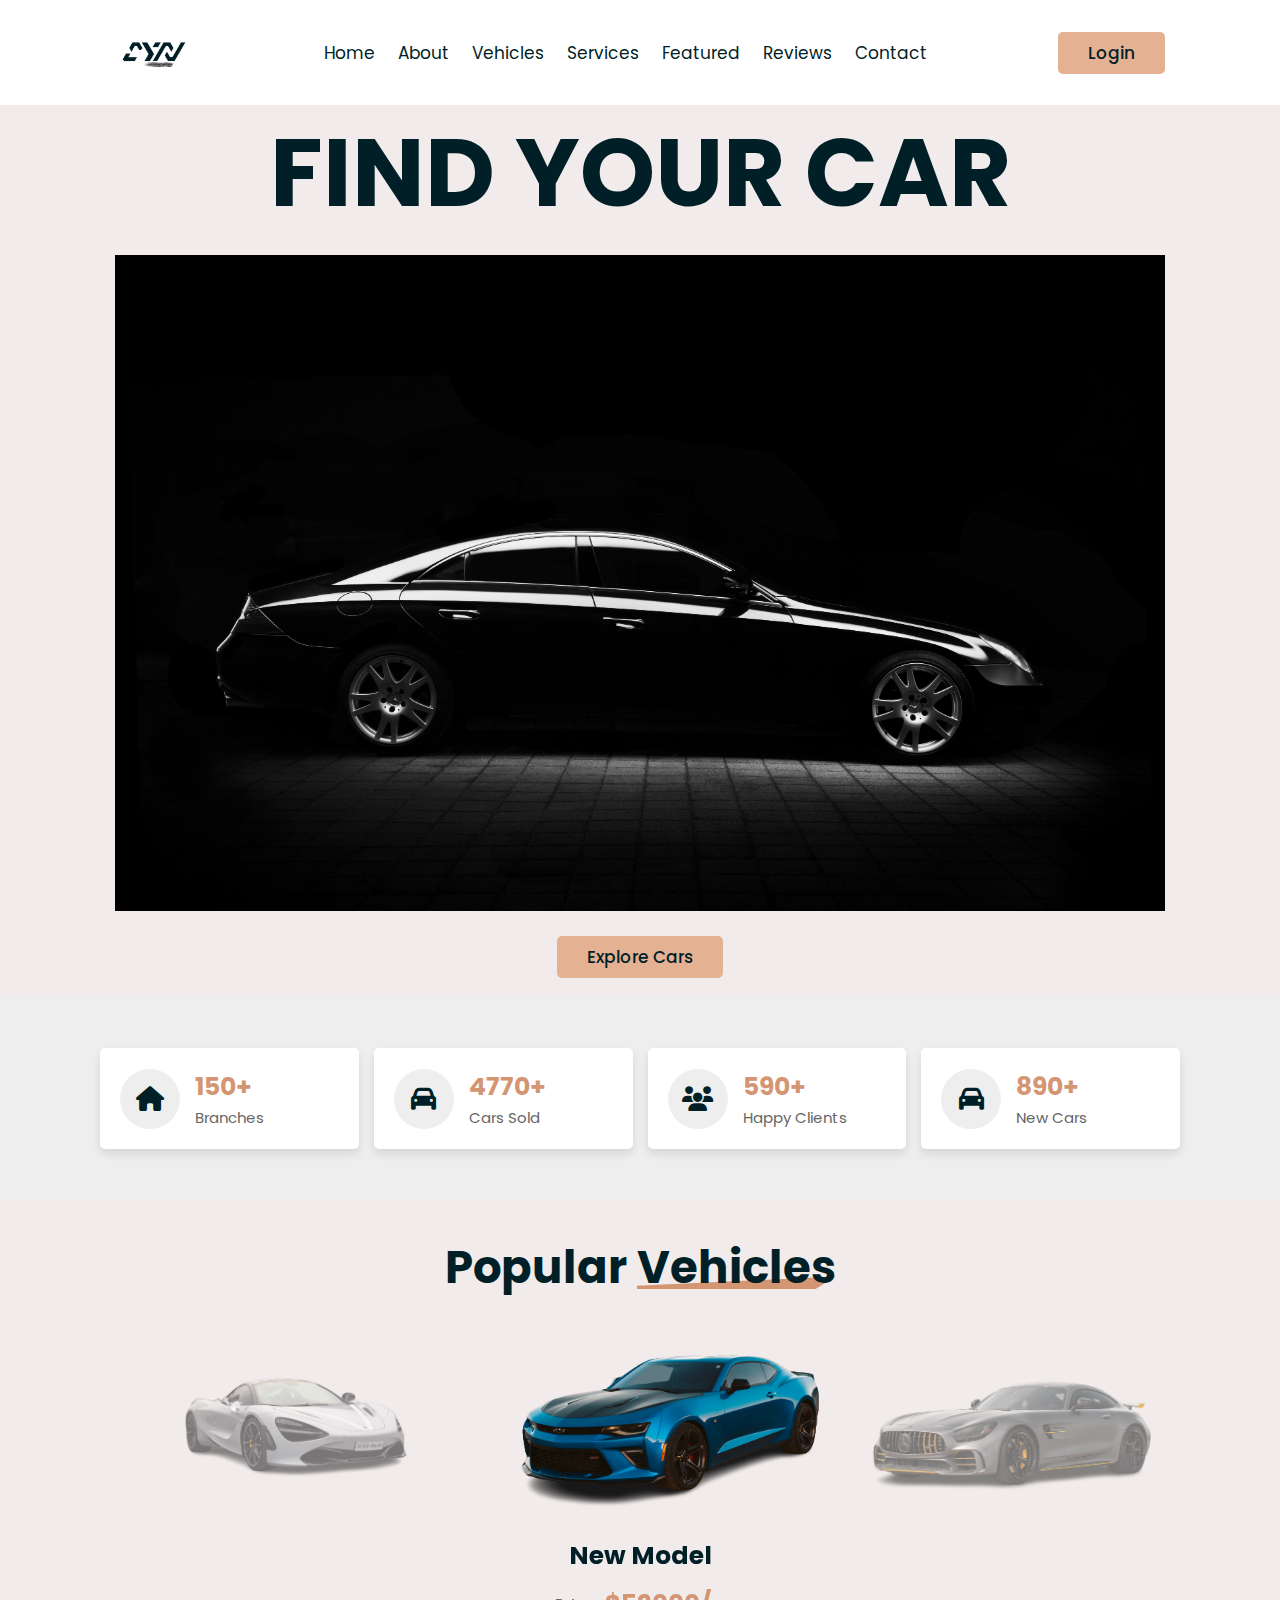
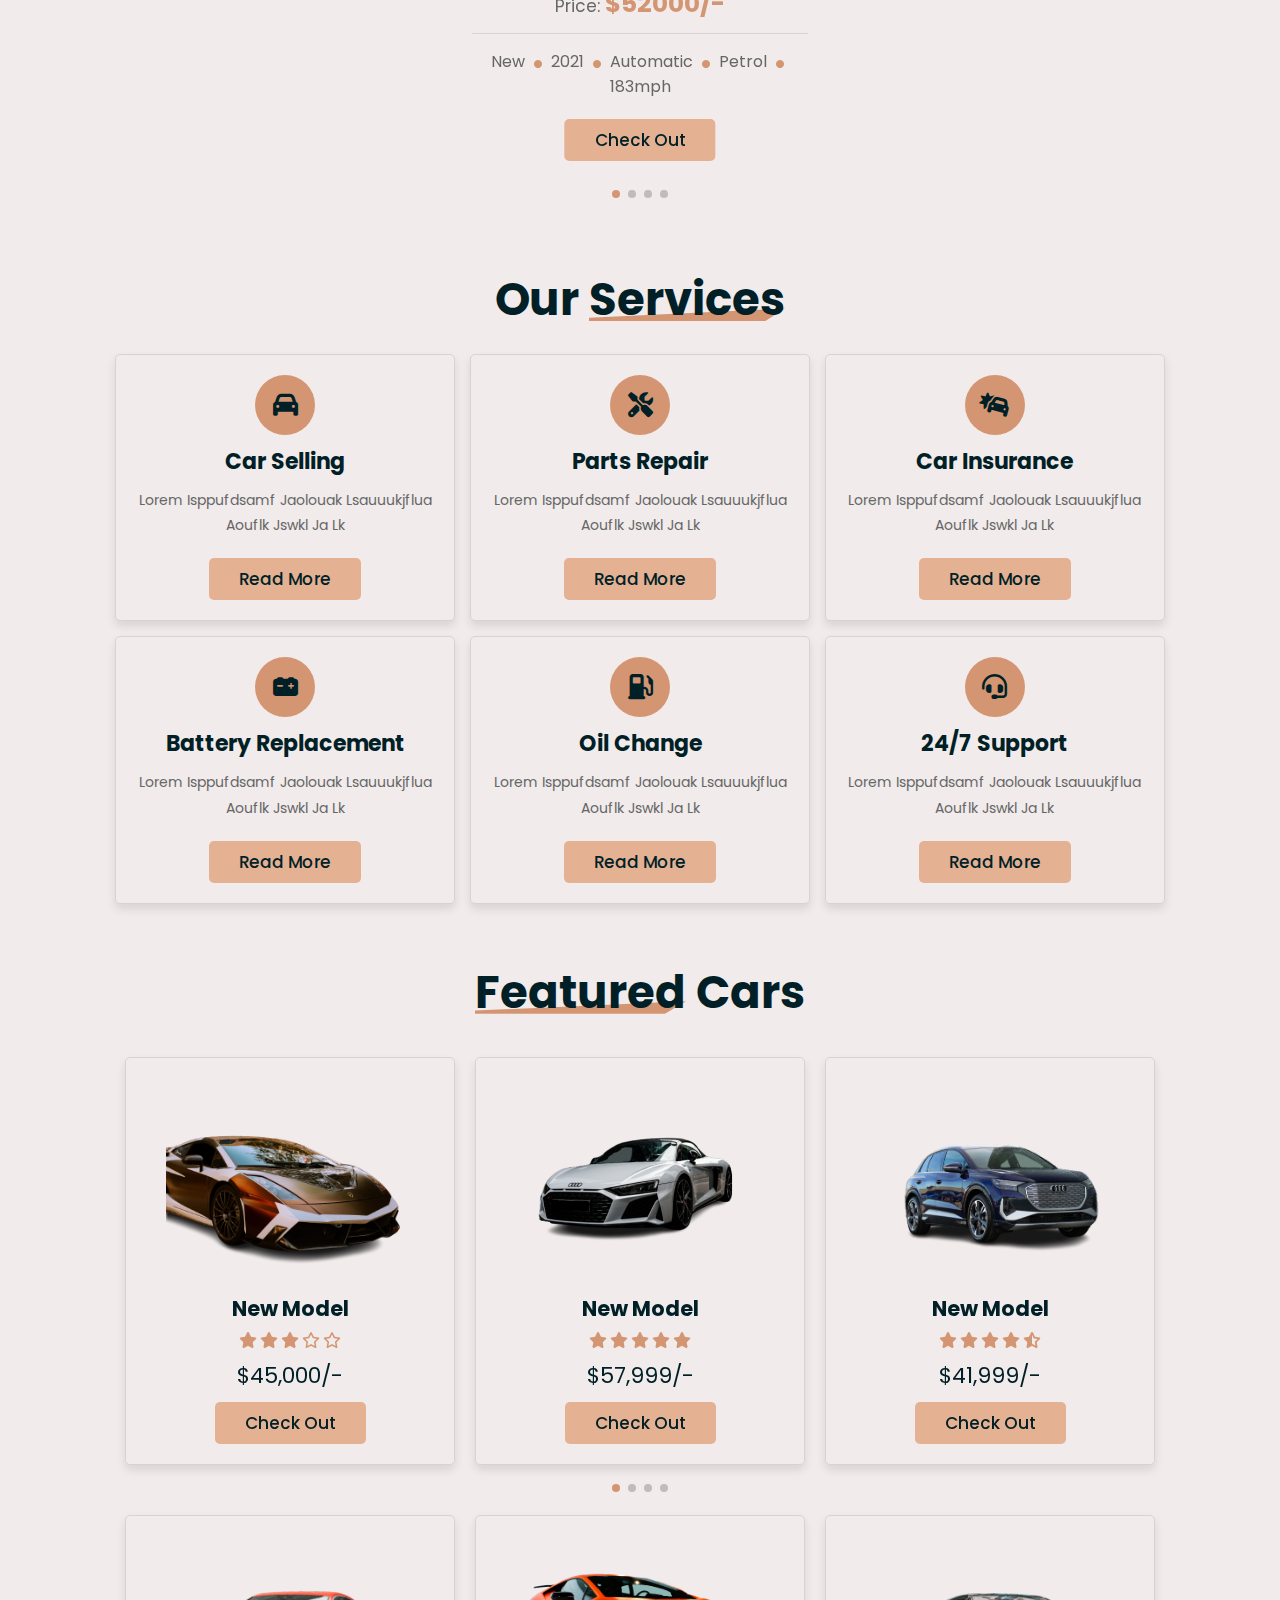
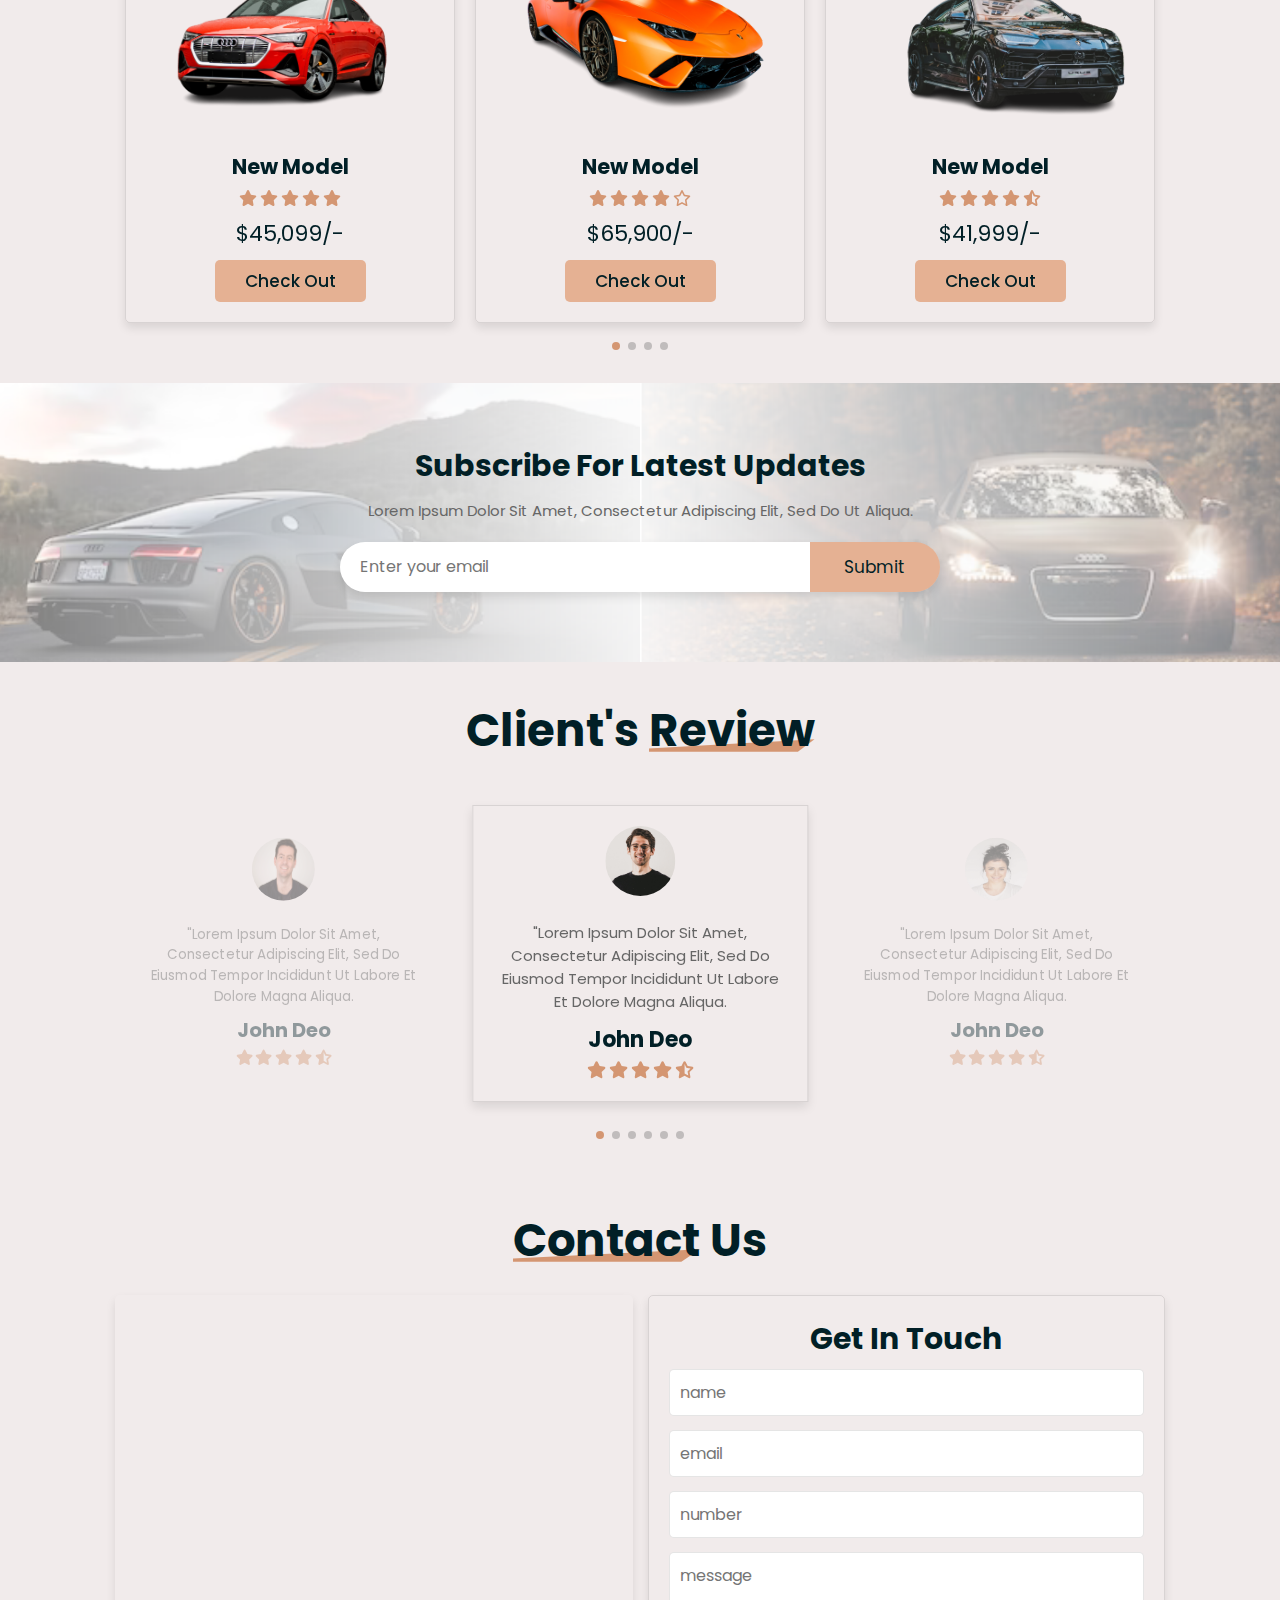
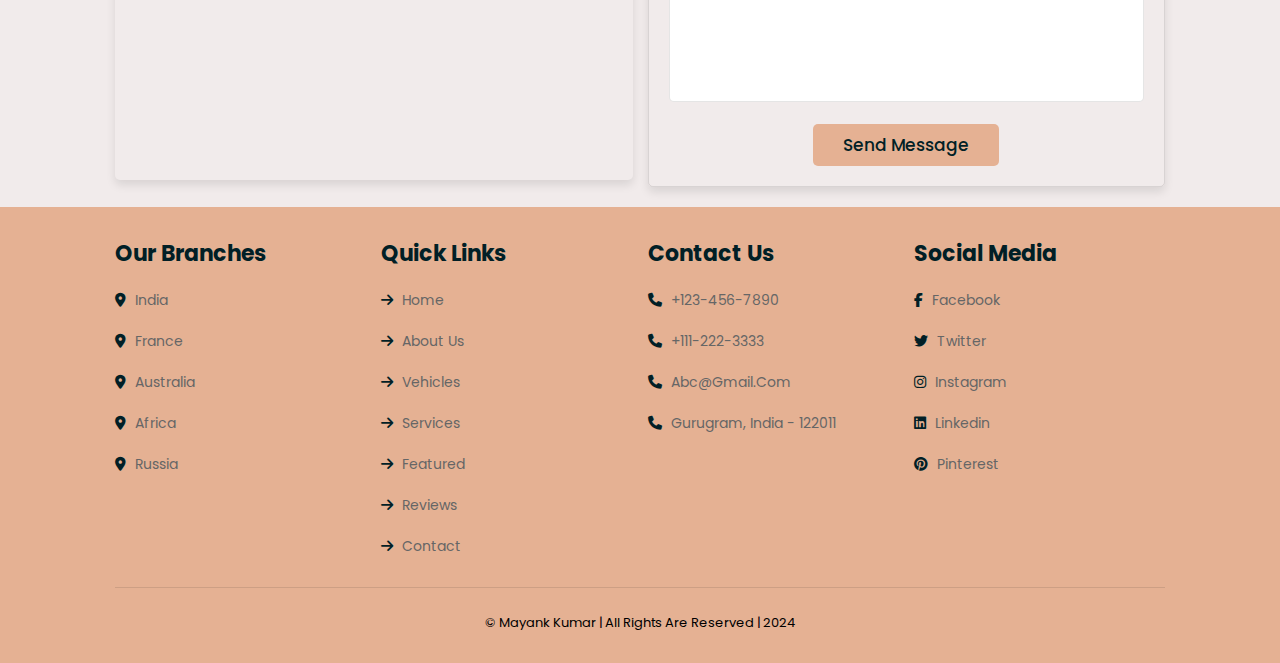
<file: index.html>
<!DOCTYPE html>
<html lang="en">

<head>
    <meta charset="UTF-8">
    <meta http-equiv="X-UA-Compatible" content="IE=edge">
    <meta name="viewport" content="width=device-width, initial-scale=1.0">
    <title>CYN - Buy your dream Car</title>

    <!-- Using Swiperjs for Slidebar -->

    <link rel="stylesheet" href="https://cdn.jsdelivr.net/npm/swiper@11/swiper-bundle.min.css" />

    <!-- Font Awesome cdn link -->
    <link rel="stylesheet" href="https://cdnjs.cloudflare.com/ajax/libs/font-awesome/6.4.2/css/all.min.css">

    <link rel="stylesheet" href="style.css">

</head>

<body>
    <!--Header Section Starts-->

    <header class="header">

        <div id="menu-btn" class="fas fa-bars"></div>

        <!-- <a href="#" class="logo"> <span>aaa</span> bbb </a> -->

        <div class="logo">
            <a href="#home"><img class="logo-img" src="./assets/images/logo1.png" alt="logo"></a>
        </div>

        <nav class="navbar">
            <a href="#home">home</a>
            <a href="https://mayank-kumar7.github.io/About-Page_Car-Selling-Web/">about</a>
            <a href="#vehicles">vehicles</a>
            <a href="#services">services</a>
            <a href="#featured">featured</a>
            <a href="#reviews">reviews</a>
            <a href="#contact">contact</a>
        </nav>

        <div id="login-btn">
            <button class="btn">login</button>
            <i class="far fa-user"></i>
        </div>

    </header>

    <!--Header Section Ends-->


    <!-- Login Form -->

    <div class="login-form-container">

        <span class="fas fa-times" id="close-login-form"></span>

        <form action="">
            <h3>user login</h3>
            <input type="email" placeholder="email" class="box">
            <input type="password" placeholder="password" class="box">
            <p>forget your password <a href="#">click here</a></p>
            <input type="submit" value="login now" class="btn">
            <p>or login with</p>
            <div class="buttons">
                <a href="#" class="btn">google</a>
                <a href="#" class="btn">facebook</a>
            </div>
            <p>don't have an account? <a href="#">create one</a></p>
        </form>

    </div>

    <!-- Home section starts -->

    <section class="home" id="home">

        <h1 class="home-parallax" data-speed="-1">find your car</h1>
        <img class="home-parallax" data-speed="1" src="./assets/images/car1.jpg" alt="" />
        <a href="#vehicles" class="btn home-parallax" data-speed="2"> explore cars </a>

    </section>

    <!-- Home section ends -->


    <!-- Icons section starts -->

    <sction class="icons-container">

        <div class="icons">
            <i class="fas fa-home"></i>
            <div class="content">
                <h3>150+</h3>
                <p>branches</p>
            </div>
        </div>

        <div class="icons">
            <i class="fas fa-car"></i>
            <div class="content">
                <h3>4770+</h3>
                <p>cars sold</p>
            </div>
        </div>

        <div class="icons">
            <i class="fas fa-users"></i>
            <div class="content">
                <h3>590+</h3>
                <p>happy clients</p>
            </div>
        </div>

        <div class="icons">
            <i class="fas fa-car"></i>
            <div class="content">
                <h3>890+</h3>
                <p>new cars</p>
            </div>
        </div>

    </sction>

    <!-- Icons section starts -->



    <!-- Vehicles section starts -->

    <section class="vehicles" id="vehicles">

        <h1 class="heading"> popular <span>vehicles</span> </h1>

        <div class="swiper vehicles-slider">

            <div class="swiper-wrapper">

                <div class="swiper-slide box">
                    <img src="./assets/images/car2.png" alt="" />
                    <div class="content">
                        <h3>new model</h3>
                        <div class="price"> <span>price: </span> $52000/- </div>
                        <p>
                            new
                            <span class="fas fa-circle"></span> 2021
                            <span class="fas fa-circle"></span> automatic
                            <span class="fas fa-circle"></span> petrol
                            <span class="fas fa-circle"></span> 183mph
                        </p>
                        <a href="#" class="btn">check out</a>
                    </div>
                </div>

                <div class="swiper-slide box">
                    <img src="./assets/images/car3.png" alt="" />
                    <div class="content">
                        <h3>new model</h3>
                        <div class="price"> <span>price: </span> $65000/- </div>
                        <p>
                            new
                            <span class="fas fa-circle"></span> 2021
                            <span class="fas fa-circle"></span> automatic
                            <span class="fas fa-circle"></span> petrol
                            <span class="fas fa-circle"></span> 146mph
                        </p>
                        <a href="#" class="btn">check out</a>
                    </div>
                </div>

                <div class="swiper-slide box">
                    <img src="./assets/images/car6.png" alt="" />
                    <div class="content">
                        <h3>new model</h3>
                        <div class="price"> <span>price: </span> $45000/- </div>
                        <p>
                            new
                            <span class="fas fa-circle"></span> 2020
                            <span class="fas fa-circle"></span> automatic
                            <span class="fas fa-circle"></span> petrol
                            <span class="fas fa-circle"></span> 180mph
                        </p>
                        <a href="#" class="btn">check out</a>
                    </div>
                </div>

                <div class="swiper-slide box">
                    <img src="./assets/images/car5.png" alt="" />
                    <div class="content">
                        <h3>new model</h3>
                        <div class="price"> <span>price: </span> $61000/- </div>
                        <p>
                            new
                            <span class="fas fa-circle"></span> 2022
                            <span class="fas fa-circle"></span> automatic
                            <span class="fas fa-circle"></span> petrol
                            <span class="fas fa-circle"></span> 175mph
                        </p>
                        <a href="#" class="btn">check out</a>
                    </div>
                </div>

            </div>

            <div class="swiper-pagination"></div>

        </div>

    </section>

    <!-- Vehicles section ends -->


    <!-- Services section starts -->

    <section class="services" id="services">

        <h1 class="heading"> our <span>services</span> </h1>

        <div class="box-container">

            <div class="box">
                <i class="fas fa-car"></i>
                <h3>car selling</h3>
                <p>lorem isppufdsamf jaolouak lsauuukjflua aouflk jswkl ja lk</p>
                <a href="#" class="btn">read more</a>
            </div>

            <div class="box">
                <i class="fas fa-tools"></i>
                <h3>parts repair</h3>
                <p>lorem isppufdsamf jaolouak lsauuukjflua aouflk jswkl ja lk</p>
                <a href="#" class="btn">read more</a>
            </div>

            <div class="box">
                <i class="fas fa-car-crash"></i>
                <h3>car insurance</h3>
                <p>lorem isppufdsamf jaolouak lsauuukjflua aouflk jswkl ja lk</p>
                <a href="#" class="btn">read more</a>
            </div>

            <div class="box">
                <i class="fas fa-car-battery"></i>
                <h3>battery replacement</h3>
                <p>lorem isppufdsamf jaolouak lsauuukjflua aouflk jswkl ja lk</p>
                <a href="#" class="btn">read more</a>
            </div>

            <div class="box">
                <i class="fas fa-gas-pump"></i>
                <h3>oil change</h3>
                <p>lorem isppufdsamf jaolouak lsauuukjflua aouflk jswkl ja lk</p>
                <a href="#" class="btn">read more</a>
            </div>

            <div class="box">
                <i class="fas fa-headset"></i>
                <h3>24/7 support</h3>
                <p>lorem isppufdsamf jaolouak lsauuukjflua aouflk jswkl ja lk</p>
                <a href="#" class="btn">read more</a>
            </div>

        </div>

    </section>

    <!-- Services section ends -->


    <!-- Featured section starts -->

    <section class="featured" id="featured">

        <h1 class="heading"> <span>featured</span> cars </h1>

        <div class="swiper featured-slider">

            <div class="swiper-wrapper">

                <div class="swiper-slide box">
                    <img src="./assets/images/Fcar1.png" alt="">
                    <h3>new model</h3>
                    <div class="stars">
                        <i class="fas fa-star"></i>
                        <i class="fas fa-star"></i>
                        <i class="fas fa-star"></i>
                        <i class="fas fa-star"></i>
                        <i class="fas fa-star"></i>
                    </div>
                    <div class="price">$57,999/-</div>
                    <a href="#" class="btn">check out</a>
                </div>

                <div class="swiper-slide box">
                    <img src="./assets/images/Fcar9.png" alt="">
                    <h3>new model</h3>
                    <div class="stars">
                        <i class="fas fa-star"></i>
                        <i class="fas fa-star"></i>
                        <i class="fas fa-star"></i>
                        <i class="fas fa-star"></i>
                        <i class="fas fa-star-half-alt"></i>
                    </div>
                    <div class="price">$41,999/-</div>
                    <a href="#" class="btn">check out</a>
                </div>

                <div class="swiper-slide box">
                    <img src="./assets/images/Fcar3.png" alt="">
                    <h3>new model</h3>
                    <div class="stars">
                        <i class="fas fa-star"></i>
                        <i class="fas fa-star"></i>
                        <i class="fas fa-star"></i>
                        <i class="fas fa-star"></i>
                        <i class="far fa-star"></i>
                    </div>
                    <div class="price">$52,999/-</div>
                    <a href="#" class="btn">check out</a>
                </div>

                <div class="swiper-slide box">
                    <img src="./assets/images/Fcar4.png" alt="">
                    <h3>new model</h3>
                    <div class="stars">
                        <i class="fas fa-star"></i>
                        <i class="fas fa-star"></i>
                        <i class="fas fa-star"></i>
                        <i class="far fa-star"></i>
                        <i class="far fa-star"></i>
                    </div>
                    <div class="price">$45,000/-</div>
                    <a href="#" class="btn">check out</a>
                </div>

            </div>

            <div class="swiper-pagination"></div>

        </div>

        <div class="swiper featured-slider">

            <div class="swiper-wrapper">

                <div class="swiper-slide box">
                    <img src="./assets/images/Fcar5.png" alt="">
                    <h3>new model</h3>
                    <div class="stars">
                        <i class="fas fa-star"></i>
                        <i class="fas fa-star"></i>
                        <i class="fas fa-star"></i>
                        <i class="fas fa-star"></i>
                        <i class="far fa-star"></i>
                    </div>
                    <div class="price">$65,900/-</div>
                    <a href="#" class="btn">check out</a>
                </div>

                <div class="swiper-slide box">
                    <img src="./assets/images/Fcar6.png" alt="">
                    <h3>new model</h3>
                    <div class="stars">
                        <i class="fas fa-star"></i>
                        <i class="fas fa-star"></i>
                        <i class="fas fa-star"></i>
                        <i class="fas fa-star"></i>
                        <i class="fas fa-star-half-alt"></i>
                    </div>
                    <div class="price">$41,999/-</div>
                    <a href="#" class="btn">check out</a>
                </div>

                <div class="swiper-slide box">
                    <img src="./assets/images/Fcar10.png" alt="">
                    <h3>new model</h3>
                    <div class="stars">
                        <i class="fas fa-star"></i>
                        <i class="fas fa-star"></i>
                        <i class="fas fa-star"></i>
                        <i class="fas fa-star"></i>
                        <i class="fas fa-star-half-alt"></i>
                    </div>
                    <div class="price">$35,999/-</div>
                    <a href="#" class="btn">check out</a>
                </div>

                <div class="swiper-slide box">
                    <img src="./assets/images/Fcar8.png" alt="">
                    <h3>new model</h3>
                    <div class="stars">
                        <i class="fas fa-star"></i>
                        <i class="fas fa-star"></i>
                        <i class="fas fa-star"></i>
                        <i class="fas fa-star"></i>
                        <i class="fas fa-star"></i>
                    </div>
                    <div class="price">$45,099/-</div>
                    <a href="#" class="btn">check out</a>
                </div>

            </div>

            <div class="swiper-pagination"></div>

        </div>

    </section>

    <!-- Featured section ends -->


    <!-- Newsletter Section starts -->

    <section class="newsletter">

        <h3>Subscribe for latest updates</h3>

        <p>Lorem ipsum dolor sit amet, consectetur adipiscing elit, sed do ut aliqua.</p>

        <form action="">
            <input type="email" placeholder="Enter your email" name="" id="">
            <input type="submit" class="subscribe" name="" id="">
        </form>
    </section>
    <!-- Newsletter Section ends -->


    <!-- Review Section Starts -->

    <section class="reviews" id="reviews">

        <h1 class="heading"> client's <span>review</span> </h1>

        <div class="swiper reviews-slider">

            <div class="swiper-wrapper">

                <div class="swiper-slide box">
                    <img src="./assets/images/client1.jpg" alt="">
                    <div class="content">
                        <p>"Lorem ipsum dolor sit amet, consectetur adipiscing elit, sed do
                            eiusmod tempor incididunt ut labore et dolore magna aliqua.</p>
                        <h3>John Deo</h3>
                        <div class="stars">
                            <i class="fas fa-star"></i>
                            <i class="fas fa-star"></i>
                            <i class="fas fa-star"></i>
                            <i class="fas fa-star"></i>
                            <i class="fas fa-star-half-alt"></i>
                        </div>
                    </div>
                </div>

                <div class="swiper-slide box">
                    <img src="./assets/images/client4.jpg" alt="">
                    <div class="content">
                        <p>"Lorem ipsum dolor sit amet, consectetur adipiscing elit, sed do
                            eiusmod tempor incididunt ut labore et dolore magna aliqua.</p>
                        <h3>John Deo</h3>
                        <div class="stars">
                            <i class="fas fa-star"></i>
                            <i class="fas fa-star"></i>
                            <i class="fas fa-star"></i>
                            <i class="fas fa-star"></i>
                            <i class="fas fa-star-half-alt"></i>
                        </div>
                    </div>
                </div>

                <div class="swiper-slide box">
                    <img src="./assets/images/client6.jpg" alt="">
                    <div class="content">
                        <p>"Lorem ipsum dolor sit amet, consectetur adipiscing elit, sed do
                            eiusmod tempor incididunt ut labore et dolore magna aliqua.</p>
                        <h3>John Deo</h3>
                        <div class="stars">
                            <i class="fas fa-star"></i>
                            <i class="fas fa-star"></i>
                            <i class="fas fa-star"></i>
                            <i class="fas fa-star"></i>
                            <i class="fas fa-star-half-alt"></i>
                        </div>
                    </div>
                </div>

                <div class="swiper-slide box">
                    <img src="./assets/images/client3.jpg" alt="">
                    <div class="content">
                        <p>"Lorem ipsum dolor sit amet, consectetur adipiscing elit, sed do
                            eiusmod tempor incididunt ut labore et dolore magna aliqua.</p>
                        <h3>John Deo</h3>
                        <div class="stars">
                            <i class="fas fa-star"></i>
                            <i class="fas fa-star"></i>
                            <i class="fas fa-star"></i>
                            <i class="fas fa-star"></i>
                            <i class="fas fa-star-half-alt"></i>
                        </div>
                    </div>
                </div>

                <div class="swiper-slide box">
                    <img src="./assets/images/client5.jpg" alt="">
                    <div class="content">
                        <p>"Lorem ipsum dolor sit amet, consectetur adipiscing elit, sed do
                            eiusmod tempor incididunt ut labore et dolore magna aliqua.</p>
                        <h3>John Deo</h3>
                        <div class="stars">
                            <i class="fas fa-star"></i>
                            <i class="fas fa-star"></i>
                            <i class="fas fa-star"></i>
                            <i class="fas fa-star"></i>
                            <i class="fas fa-star-half-alt"></i>
                        </div>
                    </div>
                </div>

                <div class="swiper-slide box">
                    <img src="./assets/images/client2.jpg" alt="">
                    <div class="content">
                        <p>"Lorem ipsum dolor sit amet, consectetur adipiscing elit, sed do
                            eiusmod tempor incididunt ut labore et dolore magna aliqua.</p>
                        <h3>John Deo</h3>
                        <div class="stars">
                            <i class="fas fa-star"></i>
                            <i class="fas fa-star"></i>
                            <i class="fas fa-star"></i>
                            <i class="fas fa-star"></i>
                            <i class="fas fa-star-half-alt"></i>
                        </div>
                    </div>
                </div>

            </div>

            <div class="swiper-pagination"></div>

        </div>

    </section>

    <!-- Review Section ends -->


    <!-- Contact Section Starts -->

    <section class="contact" id="contact">

        <h1 class="heading"> <span>Contact</span> us </h1>

        <div class="row">

            <iframe class="map"
                src="https://www.google.com/maps/embed?pb=!1m18!1m12!1m3!1d3509.0517007284607!2d77.08844887492256!3d28.417696793805266!2m3!1f0!2f0!3f0!3m2!1i1024!2i768!4f13.1!3m3!1m2!1s0x390d2205601a2cbb%3A0xca98cea1eef548c8!2sKH%20Ara%20Marg%2C%20Block%20F%2C%20Sushant%20Lok%20III%2C%20Sector%2057%2C%20Gurugram%2C%20Ghata%2C%20Haryana%20122011!5e0!3m2!1sen!2sin!4v1699987071516!5m2!1sen!2sin"
                width="600" height="450" style="border:0;" allowfullscreen="" loading="lazy"
                referrerpolicy="no-referrer-when-downgrade"></iframe>

            <form action="">
                <h3>Get in touch</h3>
                <input type="text" placeholder="name" class="box">
                <input type="email" placeholder="email" class="box">
                <input type="number" placeholder="number" class="box">
                <textarea placeholder="message" class="box" cols="30" rows="10"></textarea>
                <input type="submit" value="send message" class="btn">
            </form>

        </div>

    </section>

    <!-- Contact Section ends -->


    <!-- Footer Section Starts -->

    <section class="footer">

        <div class="box-container">

            <div class="box">
                <h3>Our Branches</h3>
                <a href="#"> <i class="fas fa-map-marker-alt"></i> india </a>
                <a href="#"> <i class="fas fa-map-marker-alt"></i> france </a>
                <a href="#"> <i class="fas fa-map-marker-alt"></i> australia </a>
                <a href="#"> <i class="fas fa-map-marker-alt"></i> africa </a>
                <a href="#"> <i class="fas fa-map-marker-alt"></i> russia </a>
            </div>

            <div class="box">
                <h3>quick links</h3>
                <a href="#home"> <i class="fas fa-arrow-right"></i> home </a>
                <a href="https://mayank-kumar7.github.io/About-Page_Car-Selling-Web/"> <i class="fas fa-arrow-right"></i> About Us </a>
                <a href="#vehicles"> <i class="fas fa-arrow-right"></i> vehicles </a>
                <a href="#services"> <i class="fas fa-arrow-right"></i> services </a>
                <a href="#featured"> <i class="fas fa-arrow-right"></i> featured </a>
                <a href="#reviews"> <i class="fas fa-arrow-right"></i> reviews </a>
                <a href="#contact"> <i class="fas fa-arrow-right"></i> contact </a>
            </div>

            <div class="box">
                <h3>Contact Us</h3>
                <a href="#"> <i class="fas fa-phone"></i> +123-456-7890 </a>
                <a href="#"> <i class="fas fa-phone"></i> +111-222-3333 </a>
                <a href="#"> <i class="fas fa-phone"></i> abc@gmail.com </a>
                <a href="#"> <i class="fas fa-phone"></i> Gurugram, india - 122011 </a>
            </div>

            <div class="box">
                <h3>Social Media</h3>
                <a href="#"> <i class="fab fa-facebook-f"></i> facebook </a>
                <a href="#"> <i class="fab fa-twitter"></i> twitter </a>
                <a href="#"> <i class="fab fa-instagram"></i> instagram </a>
                <a href="#"> <i class="fab fa-linkedin"></i> linkedin </a>
                <a href="#"> <i class="fab fa-pinterest"></i> pinterest </a>
            </div>

        </div>

        <div class="credit">&copy; Mayank Kumar | all rights are reserved | 2024 </div>
    </section>

    <!-- Footer Section Ends -->



    <script src="https://cdn.jsdelivr.net/npm/swiper@11/swiper-bundle.min.js"></script>

    <script src="script.js"></script>
</body>

</html>
</file>
<file: style.css>
@import url('https://fonts.googleapis.com/css2?family=Poppins:wght@100;300;400;500;600&display=swap');


:root {
    --red: #d49672;
    --light-red: #e5b193;
    --blue: #011F26;
    --light-color: #666;
    --border: .1rem solid rgba(0, 0, 0, .1);
    --box-shadow: 0 .5rem 1rem rgba(0, 0, 0, .1);
}

* {
    font-family: 'Poppins', sans-serif;
    /* font-family: 'Montserrat', sans-serif; */
    margin: 0;
    padding: 0;
    box-sizing: border-box;
    outline: none;
    border: none;
    text-decoration: none;
    text-transform: capitalize;
    transition: all .2s linear;
}

html {
    background-color: #f1ebeb;
    font-size: 62.5%;
    overflow-x: hidden;
    scroll-padding-top: 7rem;
    scroll-behavior: smooth;
}

section {
    padding: 2rem 9%;
}

.heading {
    text-align: center;
    padding-top: 1.5rem;
    padding-bottom: 2rem;
    font-size: 4.5rem;
    color: var(--blue);
}

.heading span {
    position: relative;
    z-index: 0;
}

.heading span::before {
    content: '';
    position: absolute;
    bottom: 1rem; left: 0;
    height: 100%;
    width: 100%;
    z-index: -1;
    background: var(--red);
    clip-path: polygon(0 95%, 100% 80%, 90% 100%, 0% 100%);
}

.btn {
    display: inline-block;
    margin-top: 1rem;
    border-radius: .5rem;
    background: var(--light-red);
    color: var(--blue);
    font-weight: 500;
    font-size: 1.7rem;
    cursor: pointer;
    padding: .8rem 3rem;
}

.btn:hover {
    background-color: var(--red);
}

.header {
    position: fixed;
    top: 0; left: 0; right: 0;
    z-index: 999;
    background: #fff;
    display: flex;
    align-items: center;
    justify-content: space-between;
    padding: 3rem 9%;
}

/* .header .logo {
    font-size: 2.5rem;
    color: var(--blue);
    font-weight: bolder;
}

.header .logo span {
    color: var(--red);
} */

.header .logo-img {
    padding-top: 0.7rem;
    height: 4rem;
}

.header .navbar a {
    font-size: 1.7rem;
    margin: 0 1rem;
    color: var(--blue);
}

.header .navbar a:hover {
    color: var(--red);
}

.header .btn {
    margin-top: 0;
}

.header #login-btn i {
    font-size: 2.5rem;
    color: var(--light-color);
    cursor: pointer;
    display: none;
}

#menu-btn {
    font-size: 2.5rem;
    color: var(--light-color);
    cursor: pointer;
    display: none;
}

.header.active {
    box-shadow: var(--box-shadow);
    padding: 2rem 9%;
}

.login-form-container {
    position: fixed;
    top: -105%; left: 0;
    z-index: 1000;
    height: 100%;
    width: 100%;
    background: rgba(255, 255, 255, .9);
    display: flex;
    align-items: center;
    justify-content: center;
    opacity: 0;
}

.login-form-container.active {
    top: 0;
    opacity: 1;
}

.login-form-container form {
    padding: 2rem;
    margin: 2rem;
    border-radius: .5rem;
    box-shadow: var(--box-shadow);
    background: #fff;
    border: var(--border);
    text-align: center;
    width: 40rem;
}

.login-form-container form .buttons {
    display: flex;
    align-items: center;
    gap: 1rem;
}

.login-form-container form .btn {
    display: block;
    width: 100%;
    margin: .5rem 0;
}

.login-form-container form h3 {
    color: var(--blue);
    font-size: 2.5rem;
    padding-bottom: 1rem;
    text-transform: uppercase;
}

.login-form-container form .box {
    margin: .7rem 0;
    width: 100%;
    text-transform: none;
    color: var(--blue);
    font-size: 1.6rem;
    padding: 1rem 1.2rem;
    border: var(--border);
    border-radius: .5rem;
}

.login-form-container form p {
    padding: 1rem 0;
    font-size: 1.5rem;
    color: var(--light-color);
}

.login-form-container form p a {
    color: var(--red);
    text-decoration: underline;
}

.login-form-container #close-login-form {
    position: absolute;
    top: 1.5rem; right: 2.5rem;
    font-size: 4rem;
    color: var(--blue);
    cursor: pointer;
}

.home {
    padding-top: 10rem;
    text-align: center;
    overflow-x: hidden;
}

.home h1 {
    font-size: 7.5vw;
    text-transform: uppercase;
    color: var(--blue);
}

.home img {
    width: 100%;
    margin: 1rem 0;
}

.icons-container {
    padding: 5rem 10rem 5rem 10rem;
    display: grid;
    grid-template-columns: repeat(auto-fit, minmax(25rem, 1fr));
    gap: 1.5rem;
    background: #eee;
}

.icons-container .icons {
    display: flex;
    align-items: center;
    gap: 1.5rem;
    padding: 2rem;
    background: #fff;
    box-shadow: var(--box-shadow);
    border-radius: .5rem;
}

.icons-container .icons i { 
    height: 6rem;
    width: 6rem;
    line-height: 6rem;
    font-size: 2.5rem;
    border-radius: 50%;
    background: #eee;
    color: var(--blue);
    text-align: center;
}

.icons-container .icons .content h3 {
    color: var(--red);
    font-size: 2.5rem;
}

.icons-container .icons .content p {
    color: var(--light-color);
    font-size: 1.5rem;
}

.icons-container .icons:hover {
    background: var(--blue);
}

.icons-container .icons:hover i {
    background: var(--red);
}

.icons-container .icons:hover .content h3 {
    color: #fff;
}

.icons-container .icons:hover .content p {
    color: #eee;
}

.vehicles .vehicles-slider {
    padding-bottom: 5rem;
}

.vehicles .vehicles-slider .box {
    text-align: center;
}

.vehicles .vehicles-slider .box img {
    height: 20rem;
    /* width: 100%; */
    opacity: .5;
    transform: scale(.8);
}

.vehicles .vehicles-slider .box .content {
    transform: scale(0);
    padding-top: 1rem;
}

.vehicles .vehicles-slider .swiper-slide-active img {
    opacity: 1;
    transform: scale(1);
}

.vehicles .vehicles-slider .swiper-slide-active .content {
    transform: scale(1);
}

.vehicles .vehicles-slider .box .content h3 {
    font-size: 2.5rem;
    color: var(--blue);
}

.vehicles .vehicles-slider .box .content .price {
    font-size: 2.5rem;
    color: var(--red);
    padding: 1rem 0;
    font-weight: bolder;
}

.vehicles .vehicles-slider .box .content .price span {
    font-size: 1.7rem;
    font-weight: normal;
    color: var(--light-color);
}

.vehicles .vehicles-slider .box .content p {
    font-size: 1.6rem;
    padding: 1rem;
    padding-top: 1.5rem;
    border-top: var(--border);
    color: var(--light-color);
}

.vehicles .vehicles-slider .box .content p span {
    color: var(--red);
    font-size: .8rem;
    padding: 0 .5rem;
}

.swiper-pagination-bullet-active {
    background: var(--red);
}

.services .box-container {
    display: grid;
    grid-template-columns: repeat(auto-fit, minmax(30rem, 1fr));
    gap: 1.5rem;
}

.services .box-container .box {
    text-align: center;
    padding: 2rem;
    border-radius: .5rem;
    box-shadow: var(--box-shadow);
    border: var(--border);
}

.services .box-container .box i {
    height: 6rem;
    width: 6rem;
    line-height: 6rem;
    font-size: 2.5rem;
    color: var(--blue);
    background: var(--red);
    border-radius: 50%;
    margin-bottom: 1rem;
}

.services .box-container .box h3 {
    color: var(--blue);
    font-size: 2.2rem;
}

.services .box-container .box p {
    color: var(--light-color);
    font-size: 1.4rem;
    padding: 1rem 0;
    line-height: 1.8;
}

.services .box-container .box:hover {
    background: var(--blue);
}

.services .box-container .box:hover h3 {
    color: #fff;
}

.services .box-container .box:hover p {
    color: #eee;
}

.featured .featured-slider {
    padding: 1rem;
    padding-bottom: 4rem;
}

.featured .featured-slider .box {
    text-align: center;
    padding: 2rem;
    box-shadow: var(--box-shadow);
    border: var(--border);
    border-radius: .5rem;
}

.featured .featured-slider .box img {
    height: 21rem;
    /* width: 100%; */
    padding: 2rem;
}

.featured .featured-slider .box:hover img {
    transform: scale(.9);
}

.featured .featured-slider .box h3 {
    font-size: 2.1rem;
    color: var(--blue);
}

.featured .featured-slider .box .stars {
    padding: 0.8rem 0;
}

.featured .featured-slider .box .stars i {
    font-size: 1.6rem;
    color: var(--red);
}

.featured .featured-slider .box .price {
    font-size: 2.2rem;
    color: var(--blue);
}

.newsletter {
    padding: 6rem 2rem;
    text-align: center;
    background: url(./assets/images/Car\ Background.png) no-repeat;
    background-position: center;
    background-size: cover;
}

.newsletter h3 {
    color: var(--blue);
    font-size: 3rem;
}

.newsletter p {
    color: var(--light-color);
    font-size: 1.5rem;
    padding: 1rem 0.2rem;
}

.newsletter form {
    margin: 1rem auto;
    max-width: 60rem;
    height: 5rem;
    display: flex;
    box-shadow: var(--box-shadow);
    overflow: hidden;
    border-radius: 5rem;
}

.newsletter form input[type="email"] {
    height: 100%;
    width: 100%;
    font-size: 1.6rem;
    color: var(--blue);
    text-transform: none;
    padding: 0 2rem;
}

.newsletter form input[type="submit"] {
    height: 100%;
    width: 17rem;
    font-size: 1.7rem;
    color: var(--blue);
    background: var(--light-red);
    cursor: pointer;
}

.newsletter form input[type="submit"]:hover {
    background: var(--red);
}

.reviews .reviews-slider {
    padding-bottom: 3rem;
}

.reviews .reviews-slider .box {
    padding: 2rem;
    margin: 2rem 0;
    text-align: center;
    opacity: .4;
    transform: scale(.9);
}

.reviews .reviews-slider .swiper-slide-active {
    opacity: 1;
    transform: scale(1);
    box-shadow: var(--box-shadow);
    border: var(--border);
}

.reviews .reviews-slider .box img {
    height: 7rem;
    width: 7rem;
    border-radius: 50%;
    margin-bottom: 1rem;
}

.reviews .reviews-slider .box .content p {
    font-size: 1.5rem;
    color: var(--light-color);
    padding: 1rem 0;
}

.reviews .reviews-slider .box .content h3 {
    font-size: 2.2rem;
    color: var(--blue);
    padding-bottom: .5rem;
}

.reviews .reviews-slider .box .content .stars i {
    font-size: 1.7rem;
    color: var(--red);
}

.contact .row {
    display: flex;
    flex-wrap: wrap;
    gap: 1.5rem;
}

.contact .row .map {
    flex: 1 1 42rem;
    width: 100%;
    height: 48.5rem;
    padding: 2rem;
    border: var(--border);
    border-radius: .5rem;
    box-shadow: var(--box-shadow);
}

.contact .row form {
    flex: 1 1 42rem;
    padding: 2rem;
    border: var(--border);
    border-radius: .5rem;
    box-shadow: var(--box-shadow);
    text-align: center;
}

.contact .row form h3 {
    font-size: 3rem;
    color: var(--blue);
}

.contact .row form .box {
    margin: .7rem 0;
    width: 100%;
    border: var(--border);
    padding: 1rem;
    font-size: 1.6rem;
    color: var(--blue);
    text-transform: none;
    border-radius: .5rem;
}

.contact .row form textarea {
    height: 15rem;
    resize: none;
}

.footer {
    background: var(--light-red);
}

.footer .box-container {
    display: grid;
    grid-template-columns: repeat(auto-fit, minmax(25rem, 1fr));
    gap: 1.5rem;
}

.footer .box-container .box h3 {
    color: var(--blue);
    font-size: 2.2rem;
    padding: 1rem 0;
}

.footer .box-container .box a {
    color: var(--light-color);
    font-size: 1.4rem;
    display: block;
    padding: 1rem 0;
}

.footer .box-container .box a i {
    padding-right: .5rem;
    color: var(--blue);
}

.footer .box-container .box a:hover i {
    padding-right: 2rem;
}

.footer .credit {
    text-align: center;
    border-top: var(--border);
    padding: 1rem;
    padding-top: 2.5rem;
    margin-top: 2rem;
    font-size: 1.3rem;
}






/* Media Queries */

@media(max-width: 991px) {
    html {
        font-size: 55%;
    }

    .header {
        padding: 2rem;
    }

    .header.active {
        padding: 2rem;
    }

    section {
        padding: 2rem;
    }

    .icons-container {
        padding: 5rem 2rem 5rem 2rem;
    }
}

@media(max-width: 768px) {

    #menu-btn {
        display: block;
    }

    #menu-btn.fa-times {
        transform: rotate(180deg);
    }

    .header #login-btn i {
        display: block;
    }

    .header #login-btn .btn {
        display: none;
    }

    .header .navbar {
        position: absolute;
        top: 99%; left: 0; right: 0;
        background: #fff;
        border-top: var(--border);
        clip-path: polygon(0 0, 100% 0, 100% 0, 0 0);
    }

    .header .navbar.active {
        clip-path: polygon(0 0, 100% 0, 100% 100%, 0 100%);
    }

    .header .navbar a {
        display: block;
        margin: 2rem;
        font-size: 2rem;
    }

    .icons-container {
        padding: 5rem 2rem 5rem 2rem;
    }
}

@media(max-width: 450px) {
    html {
        font-size: 50%;
    }

    .icons-container {
        padding: 5rem 2rem 5rem 2rem;
    }

    .heading {
        font-size: 3rem;
    }

    .heading span::before {
        content: '';
        position: absolute;
        bottom: 1rem; left: 0;
        height: 100%;
        width: 100%;
        z-index: -1;
        background: var(--red);
        clip-path: polygon(0 95%, 100% 85%, 90% 100%, 0% 100%);
    }
}
</file>
